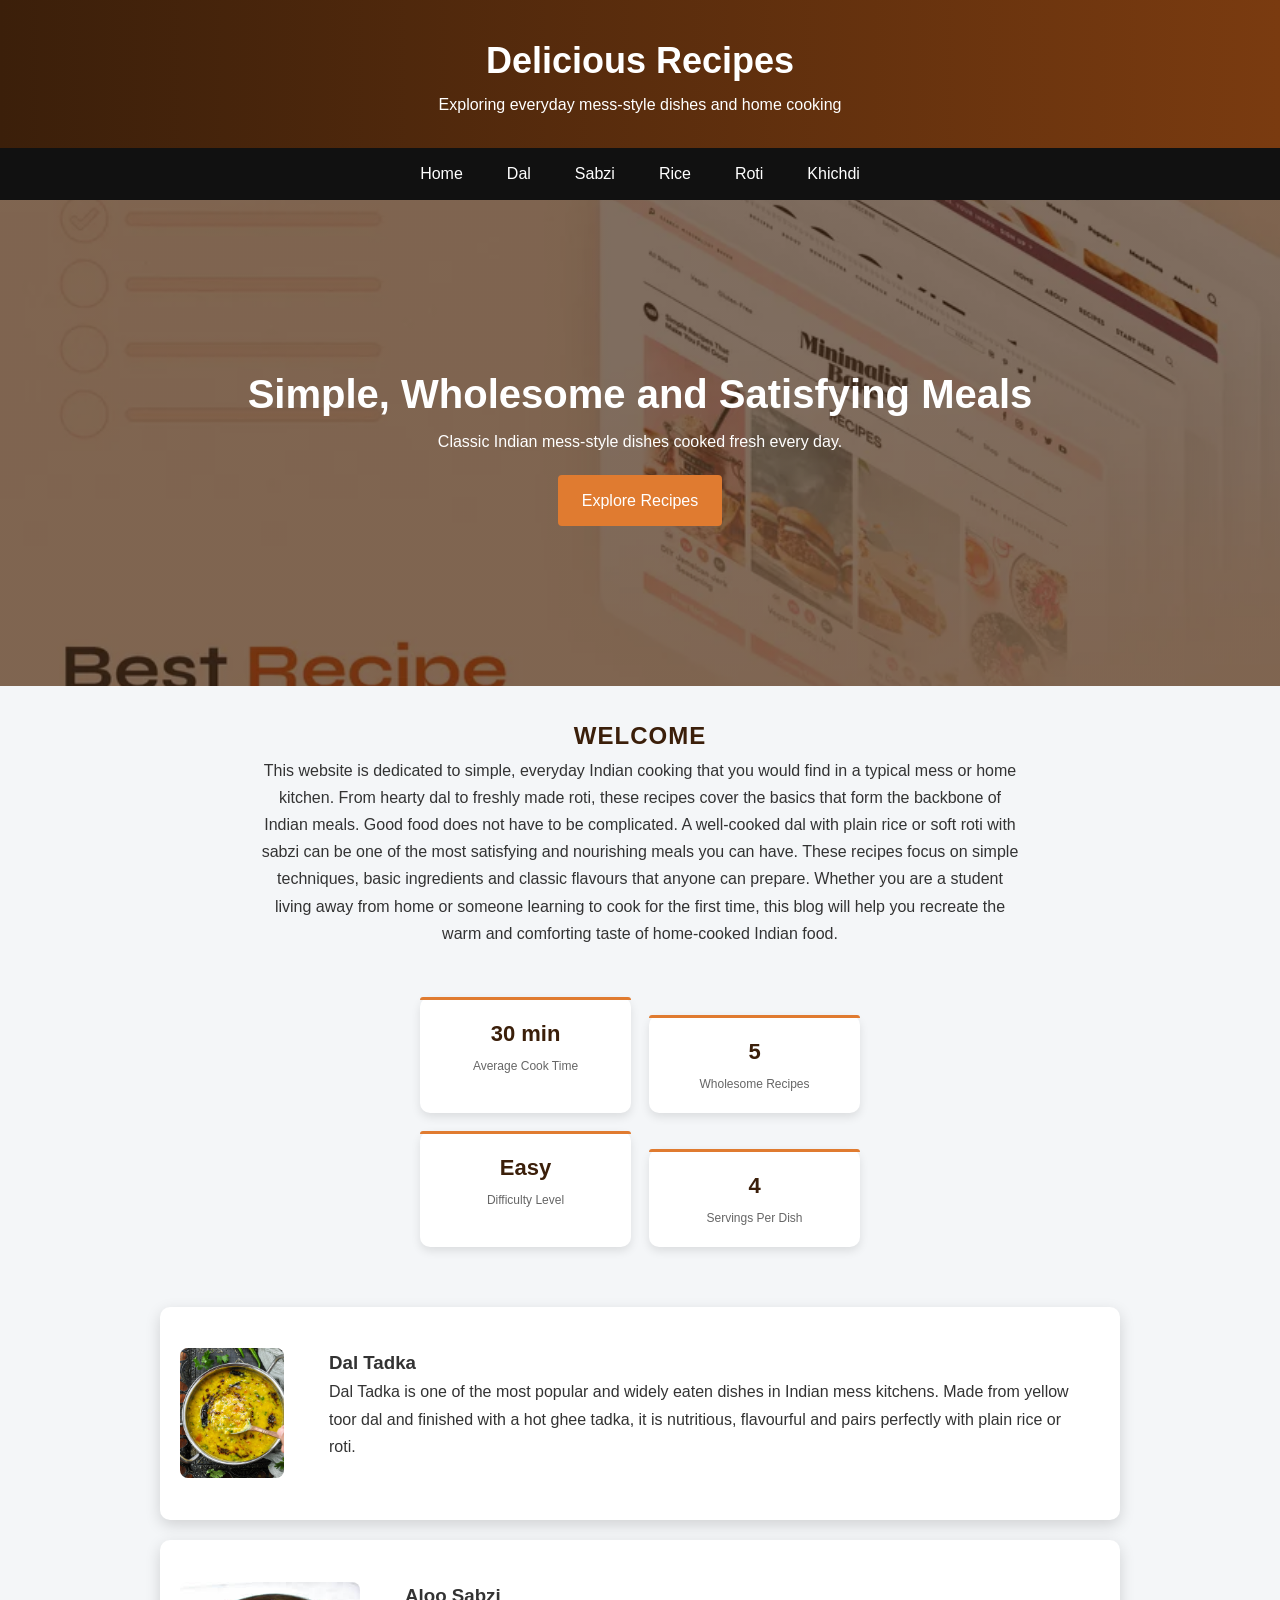
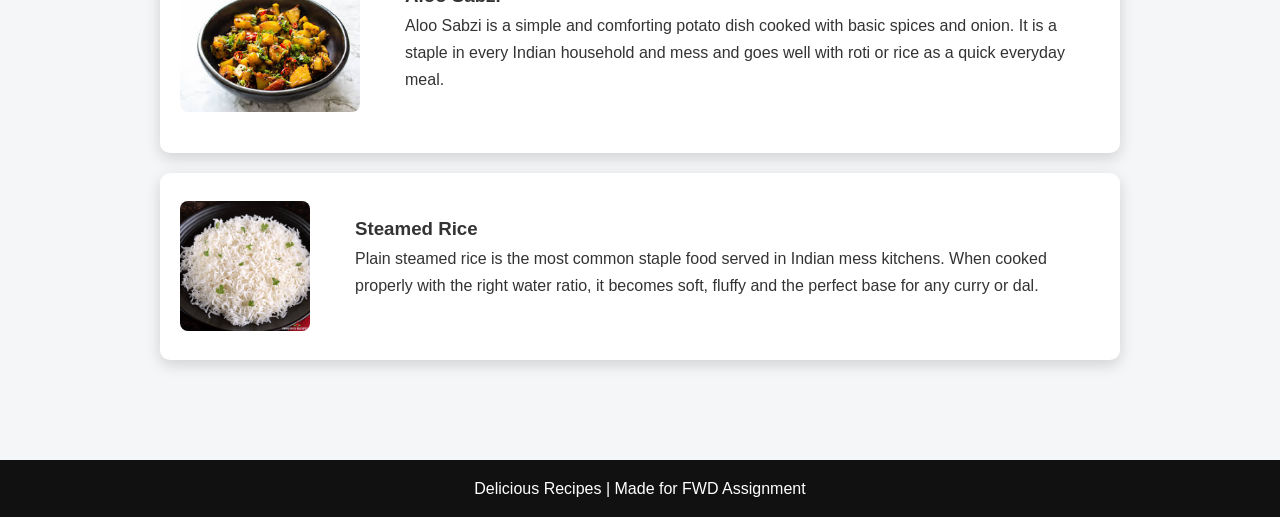
<file: index.html>
<!DOCTYPE html>
<html lang="en">

<head>
<meta charset="UTF-8">
<title>Delicious Recipes</title>
<link rel="stylesheet" href="css/style.css">
</head>

<body>

<header>
<h1>Delicious Recipes</h1>
<p>Exploring everyday mess-style dishes and home cooking</p>
</header>

<nav>
<ul class="navbar">
<li><a href="index.html">Home</a></li>
<li><a href="recipe1.html">Dal</a></li>
<li><a href="recipe2.html">Sabzi</a></li>
<li><a href="recipe3.html">Rice</a></li>
<li><a href="recipe4.html">Roti</a></li>
<li><a href="recipe5.html">Khichdi</a></li>

</ul>
</nav>

<section class="hero">
<h2>Simple, Wholesome and Satisfying Meals</h2>
<p>Classic Indian mess-style dishes cooked fresh every day.</p>
<a href="recipe1.html" class="btn">Explore Recipes</a>
</section>

<section class="intro">
<h2 id="featured-title">Welcome</h2>
<p>
This website is dedicated to simple, everyday Indian cooking that you would
find in a typical mess or home kitchen. From hearty dal to freshly made roti,
these recipes cover the basics that form the backbone of Indian meals.

Good food does not have to be complicated. A well-cooked dal with plain rice
or soft roti with sabzi can be one of the most satisfying and nourishing meals
you can have. These recipes focus on simple techniques, basic ingredients and
classic flavours that anyone can prepare.

Whether you are a student living away from home or someone learning to cook
for the first time, this blog will help you recreate the warm and comforting
taste of home-cooked Indian food.
</p>
</section>

<section class="stats">

<div class="stat">
<h3>30 min</h3>
<p>Average Cook Time</p>
</div>

<div class="stat">
<h3>5</h3>
<p>Wholesome Recipes</p>
</div>

<div class="stat">
<h3>Easy</h3>
<p>Difficulty Level</p>
</div>

<div class="stat">
<h3>4</h3>
<p>Servings Per Dish</p>
</div>

</section>

<section class="recipe-list">

<div class="recipe">
<img src="images/dal.jpg" alt="Dal Tadka">
<div class="recipe-list">
<h3>Dal Tadka</h3>
<p>
Dal Tadka is one of the most popular and widely eaten dishes in Indian mess
kitchens. Made from yellow toor dal and finished with a hot ghee tadka, it is
nutritious, flavourful and pairs perfectly with plain rice or roti.
</p>
</div>
</div>

<div class="recipe">
<img src="images/sabzi.jpg" alt="Aloo Sabzi">
<div class="recipe-list">
<h3>Aloo Sabzi</h3>
<p>
Aloo Sabzi is a simple and comforting potato dish cooked with basic spices
and onion. It is a staple in every Indian household and mess and goes well
with roti or rice as a quick everyday meal.
</p>
</div>
</div>

<div class="recipe">
<img src="images/rice.jpg" alt="Steamed Rice">
<div class="recipe-list">
<h3>Steamed Rice</h3>
<p>
Plain steamed rice is the most common staple food served in Indian mess
kitchens. When cooked properly with the right water ratio, it becomes soft,
fluffy and the perfect base for any curry or dal.
</p>
</div>
</div>

</section>

<footer>
<p>Delicious Recipes | Made for FWD Assignment</p>
</footer>

</body>
</html>
</file>
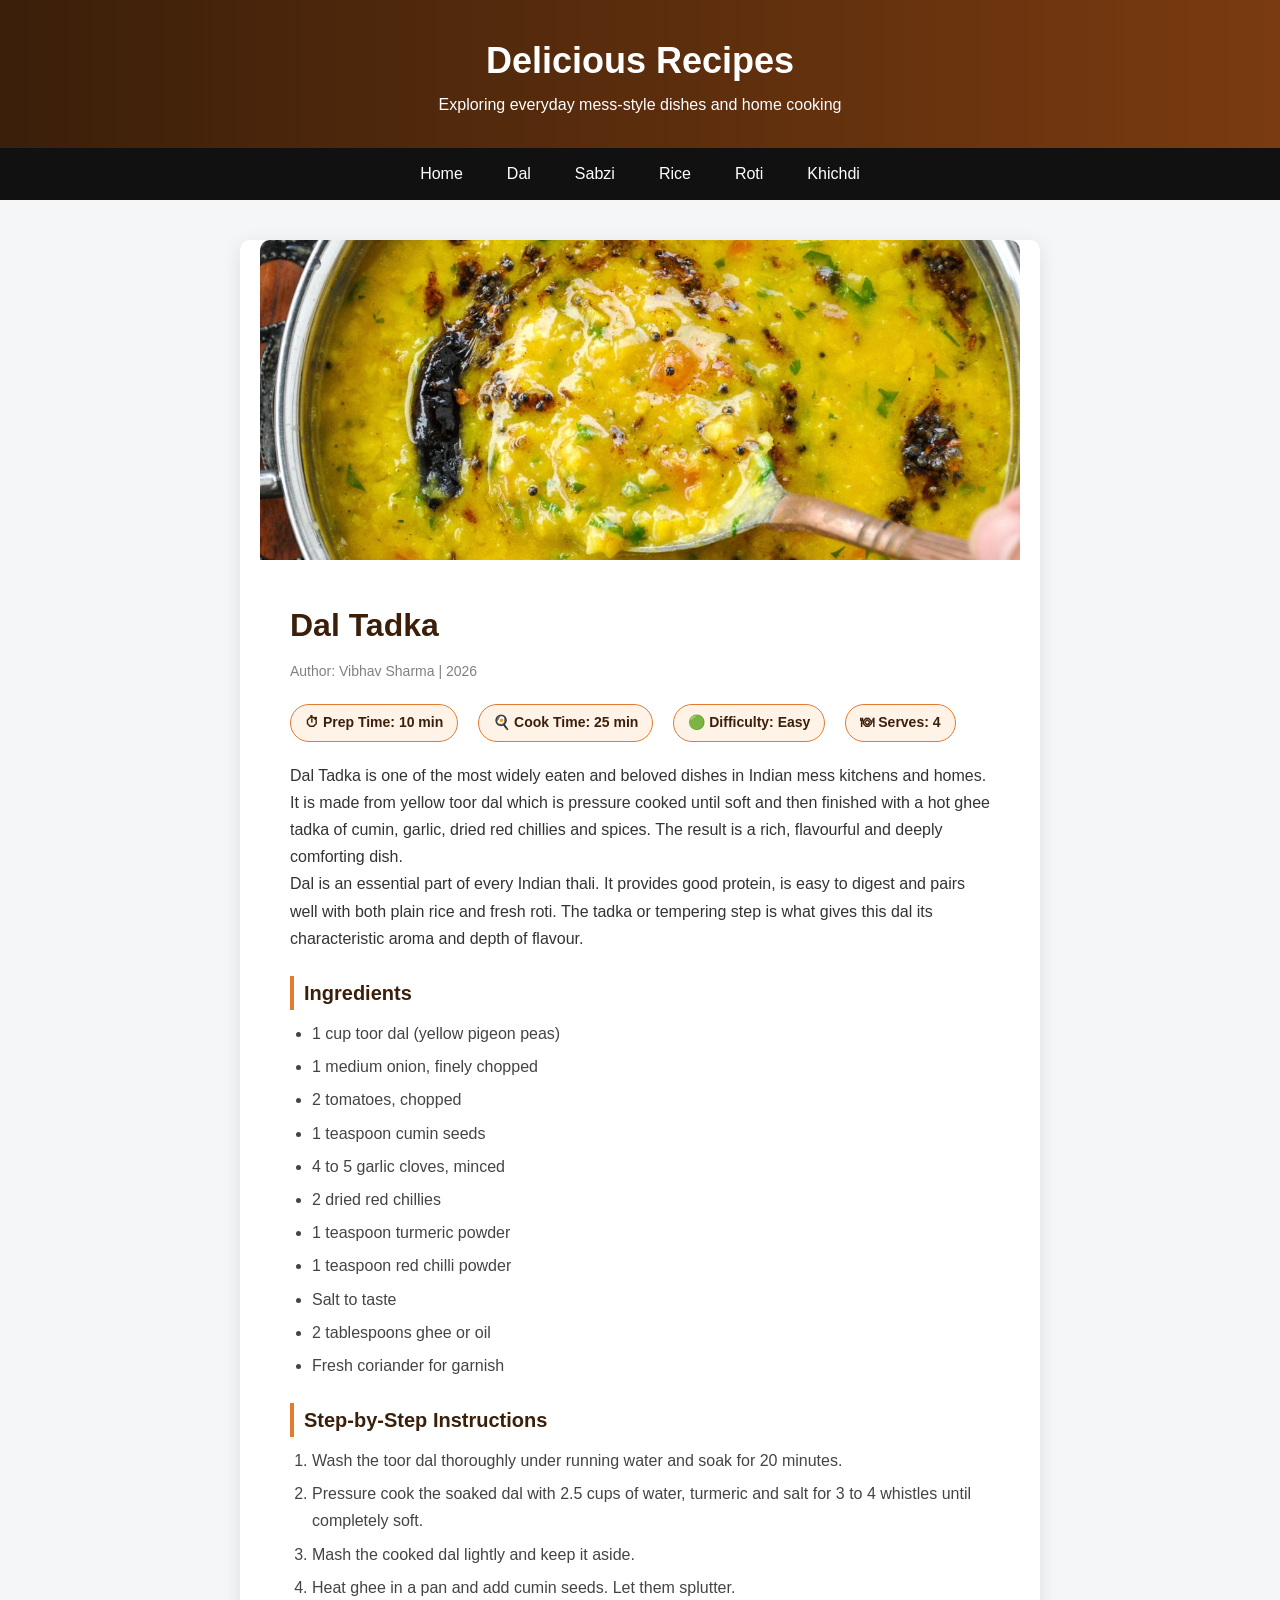
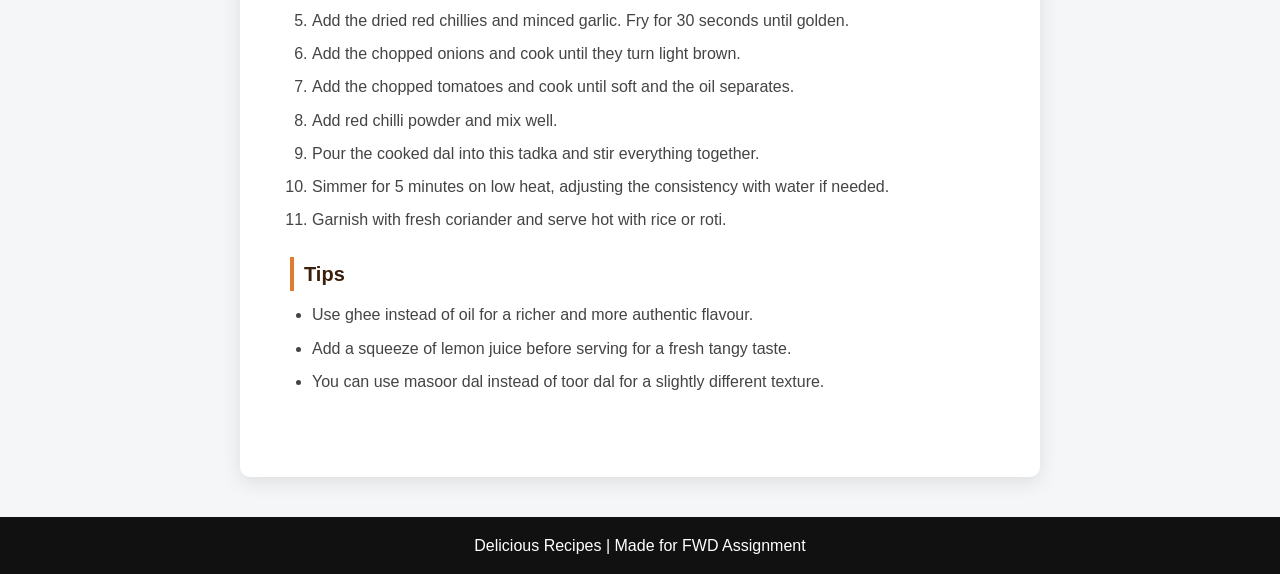
<file: recipe1.html>
<!DOCTYPE html>
<html lang="en">

<head>
<meta charset="UTF-8">
<title>Dal Tadka - Delicious Recipes</title>
<link rel="stylesheet" href="css/style.css">
</head>

<body>

<header>
<h1>Delicious Recipes</h1>
<p>Exploring everyday mess-style dishes and home cooking</p>
</header>

<nav>
<ul class="navbar">
<li><a href="index.html">Home</a></li>
<li><a href="recipe1.html">Dal</a></li>
<li><a href="recipe2.html">Sabzi</a></li>
<li><a href="recipe3.html">Rice</a></li>
<li><a href="recipe4.html">Roti</a></li>
<li><a href="recipe5.html">Khichdi</a></li>

</ul>
</nav>

<div class="recipe-single">

<img src="images/dal.jpg" alt="Dal Tadka">

<div class="recipe-body">

<h2>Dal Tadka</h2>
<p class="meta">Author: Vibhav Sharma | 2026</p>

<div class="recipe-info">
<span>⏱ Prep Time: 10 min</span>
<span>🍳 Cook Time: 25 min</span>
<span>🟢 Difficulty: Easy</span>
<span>🍽 Serves: 4</span>
</div>

<p>
Dal Tadka is one of the most widely eaten and beloved dishes in Indian
mess kitchens and homes. It is made from yellow toor dal which is pressure
cooked until soft and then finished with a hot ghee tadka of cumin, garlic,
dried red chillies and spices. The result is a rich, flavourful and deeply
comforting dish.
</p>

<p>
Dal is an essential part of every Indian thali. It provides good protein,
is easy to digest and pairs well with both plain rice and fresh roti. The
tadka or tempering step is what gives this dal its characteristic aroma
and depth of flavour.
</p>

<h3>Ingredients</h3>
<ul>
<li>1 cup toor dal (yellow pigeon peas)</li>
<li>1 medium onion, finely chopped</li>
<li>2 tomatoes, chopped</li>
<li>1 teaspoon cumin seeds</li>
<li>4 to 5 garlic cloves, minced</li>
<li>2 dried red chillies</li>
<li>1 teaspoon turmeric powder</li>
<li>1 teaspoon red chilli powder</li>
<li>Salt to taste</li>
<li>2 tablespoons ghee or oil</li>
<li>Fresh coriander for garnish</li>
</ul>

<h3>Step-by-Step Instructions</h3>
<ol>
<li>Wash the toor dal thoroughly under running water and soak for 20 minutes.</li>
<li>Pressure cook the soaked dal with 2.5 cups of water, turmeric and salt for 3 to 4 whistles until completely soft.</li>
<li>Mash the cooked dal lightly and keep it aside.</li>
<li>Heat ghee in a pan and add cumin seeds. Let them splutter.</li>
<li>Add the dried red chillies and minced garlic. Fry for 30 seconds until golden.</li>
<li>Add the chopped onions and cook until they turn light brown.</li>
<li>Add the chopped tomatoes and cook until soft and the oil separates.</li>
<li>Add red chilli powder and mix well.</li>
<li>Pour the cooked dal into this tadka and stir everything together.</li>
<li>Simmer for 5 minutes on low heat, adjusting the consistency with water if needed.</li>
<li>Garnish with fresh coriander and serve hot with rice or roti.</li>
</ol>

<h3>Tips</h3>
<ul>
<li>Use ghee instead of oil for a richer and more authentic flavour.</li>
<li>Add a squeeze of lemon juice before serving for a fresh tangy taste.</li>
<li>You can use masoor dal instead of toor dal for a slightly different texture.</li>
</ul>

</div>
</div>

<footer>
<p>Delicious Recipes | Made for FWD Assignment</p>
</footer>

</body>
</html>
</file>
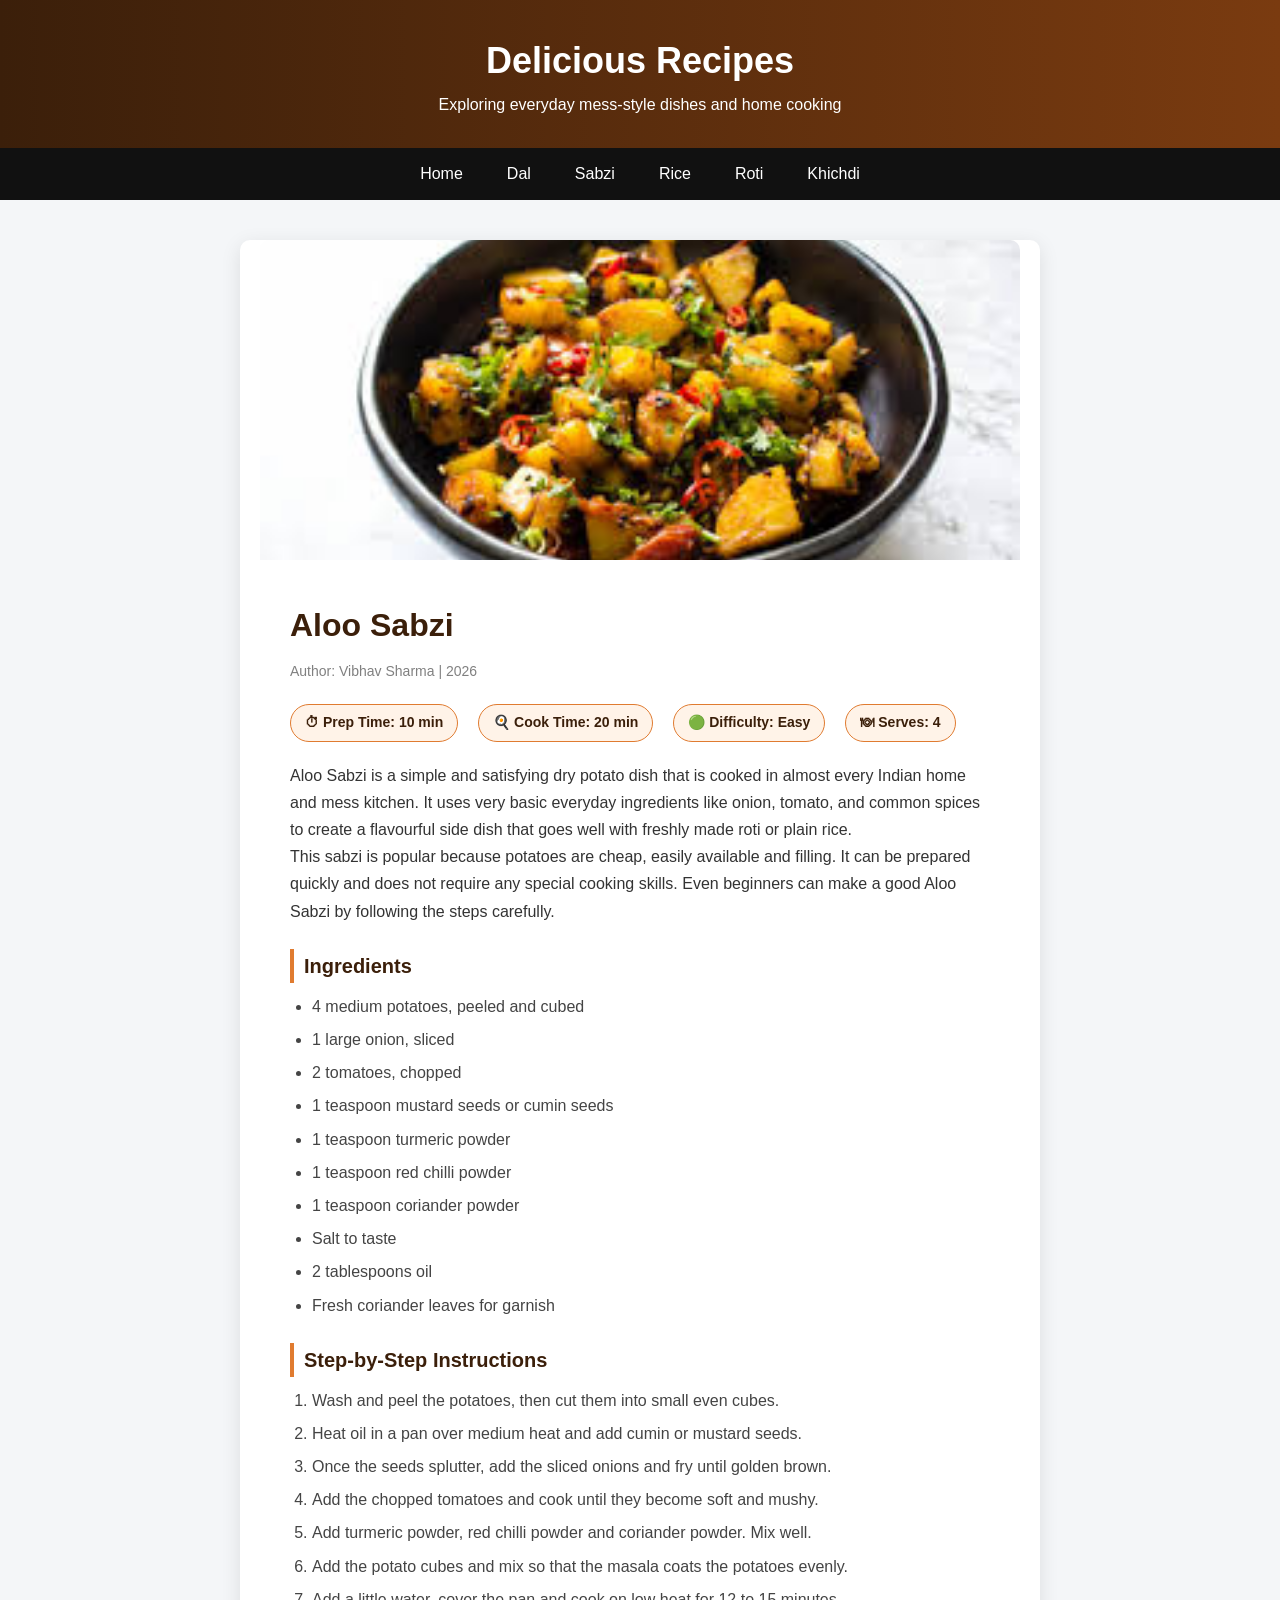
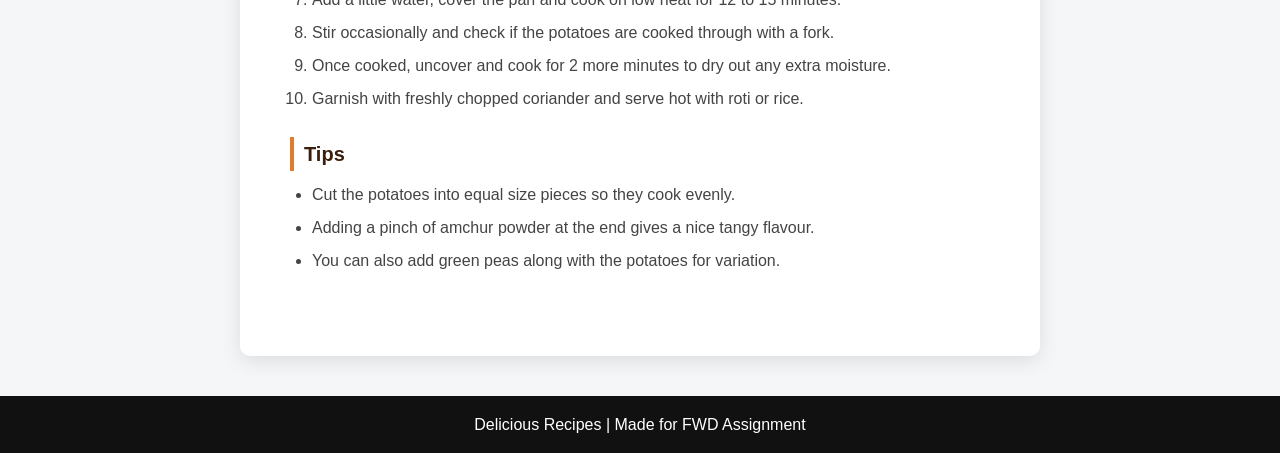
<file: recipe2.html>
<!DOCTYPE html>
<html lang="en">

<head>
<meta charset="UTF-8">
<title>Aloo Sabzi - Delicious Recipes</title>
<link rel="stylesheet" href="css/style.css">
</head>

<body>

<header>
<h1>Delicious Recipes</h1>
<p>Exploring everyday mess-style dishes and home cooking</p>
</header>

<nav>
<ul class="navbar">
<li><a href="index.html">Home</a></li>
<li><a href="recipe1.html">Dal</a></li>
<li><a href="recipe2.html">Sabzi</a></li>
<li><a href="recipe3.html">Rice</a></li>
<li><a href="recipe4.html">Roti</a></li>
<li><a href="recipe5.html">Khichdi</a></li>

</ul>
</nav>

<div class="recipe-single">

<img src="images/sabzi.jpg" alt="Aloo Sabzi">

<div class="recipe-body">

<h2>Aloo Sabzi</h2>
<p class="meta">Author: Vibhav Sharma | 2026</p>

<div class="recipe-info">
<span>⏱ Prep Time: 10 min</span>
<span>🍳 Cook Time: 20 min</span>
<span>🟢 Difficulty: Easy</span>
<span>🍽 Serves: 4</span>
</div>

<p>
Aloo Sabzi is a simple and satisfying dry potato dish that is cooked in
almost every Indian home and mess kitchen. It uses very basic everyday
ingredients like onion, tomato, and common spices to create a flavourful
side dish that goes well with freshly made roti or plain rice.
</p>

<p>
This sabzi is popular because potatoes are cheap, easily available and
filling. It can be prepared quickly and does not require any special
cooking skills. Even beginners can make a good Aloo Sabzi by following
the steps carefully.
</p>

<h3>Ingredients</h3>
<ul>
<li>4 medium potatoes, peeled and cubed</li>
<li>1 large onion, sliced</li>
<li>2 tomatoes, chopped</li>
<li>1 teaspoon mustard seeds or cumin seeds</li>
<li>1 teaspoon turmeric powder</li>
<li>1 teaspoon red chilli powder</li>
<li>1 teaspoon coriander powder</li>
<li>Salt to taste</li>
<li>2 tablespoons oil</li>
<li>Fresh coriander leaves for garnish</li>
</ul>

<h3>Step-by-Step Instructions</h3>
<ol>
<li>Wash and peel the potatoes, then cut them into small even cubes.</li>
<li>Heat oil in a pan over medium heat and add cumin or mustard seeds.</li>
<li>Once the seeds splutter, add the sliced onions and fry until golden brown.</li>
<li>Add the chopped tomatoes and cook until they become soft and mushy.</li>
<li>Add turmeric powder, red chilli powder and coriander powder. Mix well.</li>
<li>Add the potato cubes and mix so that the masala coats the potatoes evenly.</li>
<li>Add a little water, cover the pan and cook on low heat for 12 to 15 minutes.</li>
<li>Stir occasionally and check if the potatoes are cooked through with a fork.</li>
<li>Once cooked, uncover and cook for 2 more minutes to dry out any extra moisture.</li>
<li>Garnish with freshly chopped coriander and serve hot with roti or rice.</li>
</ol>

<h3>Tips</h3>
<ul>
<li>Cut the potatoes into equal size pieces so they cook evenly.</li>
<li>Adding a pinch of amchur powder at the end gives a nice tangy flavour.</li>
<li>You can also add green peas along with the potatoes for variation.</li>
</ul>

</div>
</div>

<footer>
<p>Delicious Recipes | Made for FWD Assignment</p>
</footer>

</body>
</html>
</file>
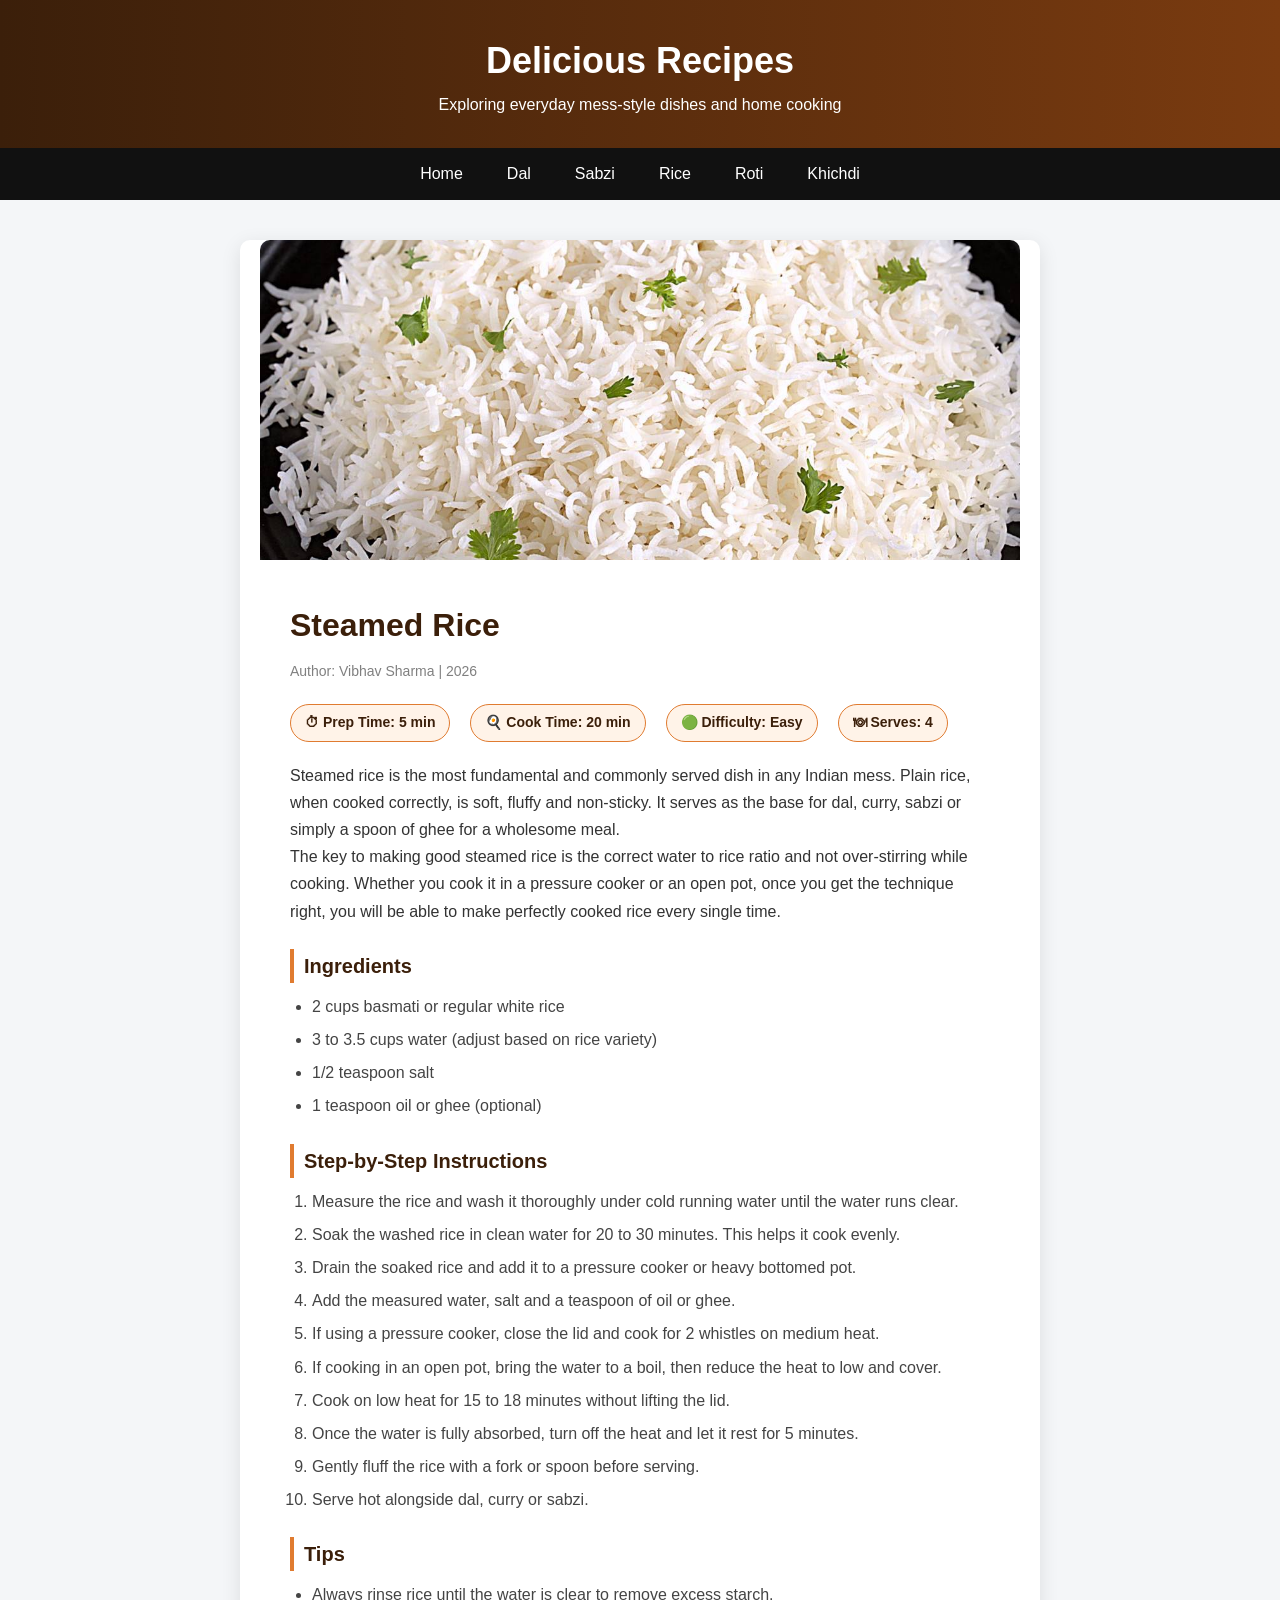
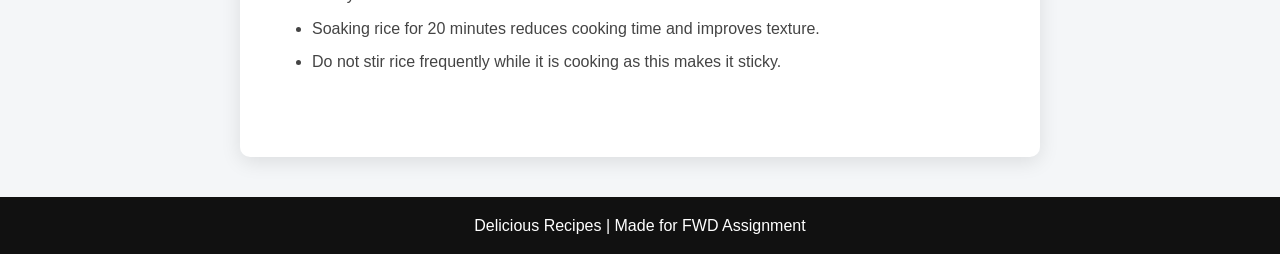
<file: recipe3.html>
<!DOCTYPE html>
<html lang="en">

<head>
<meta charset="UTF-8">
<title>Steamed Rice - Delicious Recipes</title>
<link rel="stylesheet" href="css/style.css">
</head>

<body>

<header>
<h1>Delicious Recipes</h1>
<p>Exploring everyday mess-style dishes and home cooking</p>
</header>

<nav>
<ul class="navbar">
<li><a href="index.html">Home</a></li>
<li><a href="recipe1.html">Dal</a></li>
<li><a href="recipe2.html">Sabzi</a></li>
<li><a href="recipe3.html">Rice</a></li>
<li><a href="recipe4.html">Roti</a></li>
<li><a href="recipe5.html">Khichdi</a></li>

</ul>
</nav>

<div class="recipe-single">

<img src="images/rice.jpg" alt="Steamed Rice">

<div class="recipe-body">

<h2>Steamed Rice</h2>
<p class="meta">Author: Vibhav Sharma | 2026</p>

<div class="recipe-info">
<span>⏱ Prep Time: 5 min</span>
<span>🍳 Cook Time: 20 min</span>
<span>🟢 Difficulty: Easy</span>
<span>🍽 Serves: 4</span>
</div>

<p>
Steamed rice is the most fundamental and commonly served dish in any Indian
mess. Plain rice, when cooked correctly, is soft, fluffy and non-sticky.
It serves as the base for dal, curry, sabzi or simply a spoon of ghee
for a wholesome meal.
</p>

<p>
The key to making good steamed rice is the correct water to rice ratio and
not over-stirring while cooking. Whether you cook it in a pressure cooker
or an open pot, once you get the technique right, you will be able to make
perfectly cooked rice every single time.
</p>

<h3>Ingredients</h3>
<ul>
<li>2 cups basmati or regular white rice</li>
<li>3 to 3.5 cups water (adjust based on rice variety)</li>
<li>1/2 teaspoon salt</li>
<li>1 teaspoon oil or ghee (optional)</li>
</ul>

<h3>Step-by-Step Instructions</h3>
<ol>
<li>Measure the rice and wash it thoroughly under cold running water until the water runs clear.</li>
<li>Soak the washed rice in clean water for 20 to 30 minutes. This helps it cook evenly.</li>
<li>Drain the soaked rice and add it to a pressure cooker or heavy bottomed pot.</li>
<li>Add the measured water, salt and a teaspoon of oil or ghee.</li>
<li>If using a pressure cooker, close the lid and cook for 2 whistles on medium heat.</li>
<li>If cooking in an open pot, bring the water to a boil, then reduce the heat to low and cover.</li>
<li>Cook on low heat for 15 to 18 minutes without lifting the lid.</li>
<li>Once the water is fully absorbed, turn off the heat and let it rest for 5 minutes.</li>
<li>Gently fluff the rice with a fork or spoon before serving.</li>
<li>Serve hot alongside dal, curry or sabzi.</li>
</ol>

<h3>Tips</h3>
<ul>
<li>Always rinse rice until the water is clear to remove excess starch.</li>
<li>Soaking rice for 20 minutes reduces cooking time and improves texture.</li>
<li>Do not stir rice frequently while it is cooking as this makes it sticky.</li>
</ul>

</div>
</div>

<footer>
<p>Delicious Recipes | Made for FWD Assignment</p>
</footer>

</body>
</html>
</file>
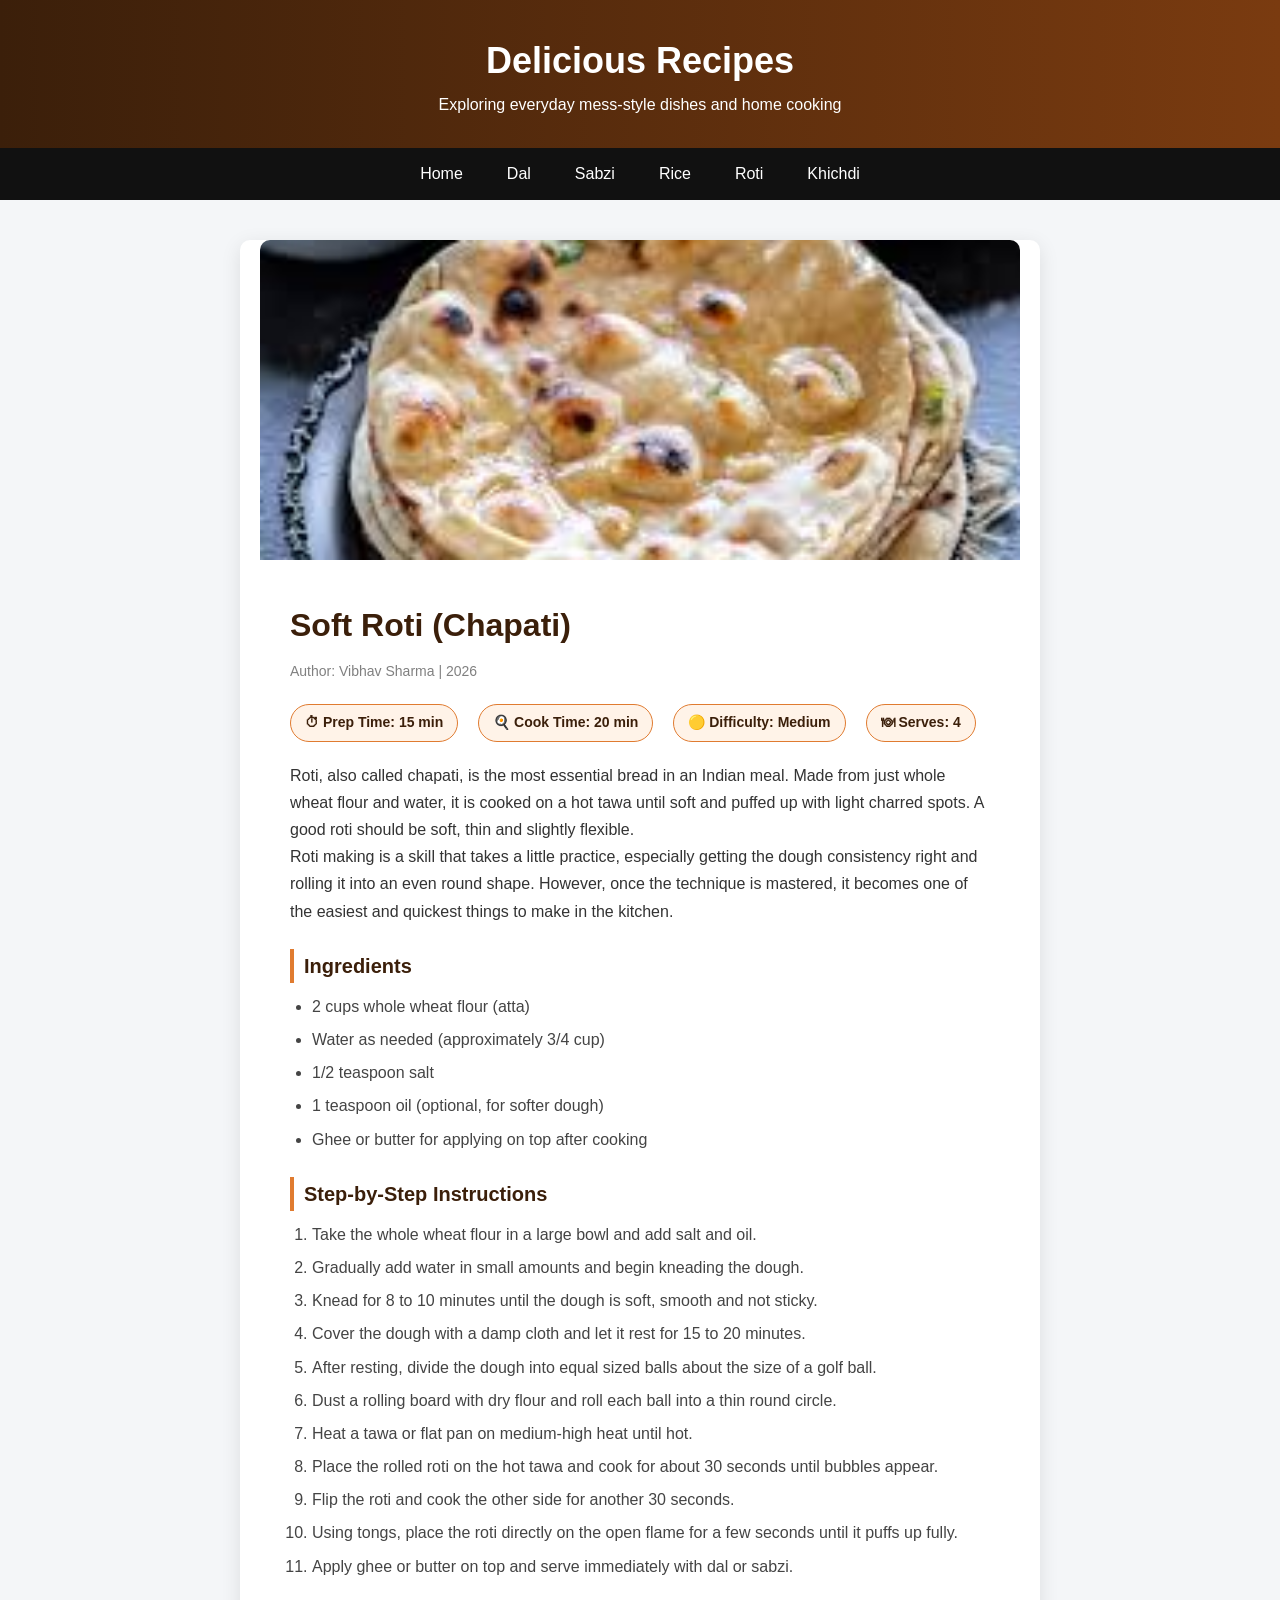
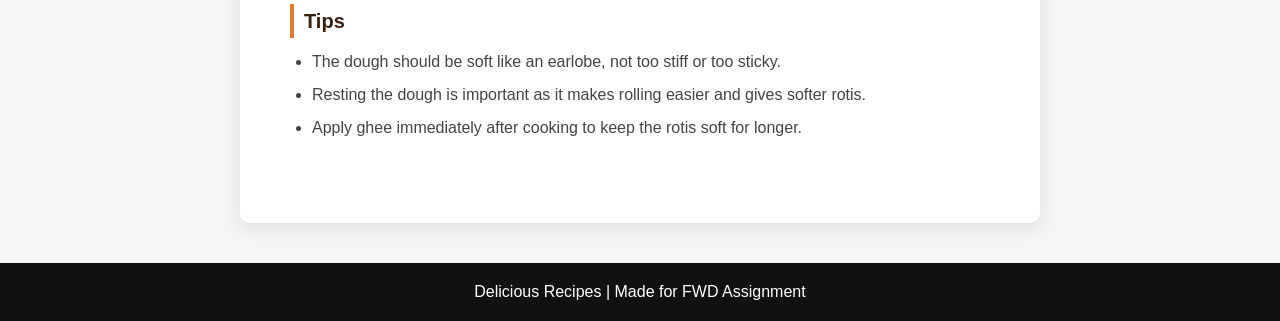
<file: recipe4.html>
<!DOCTYPE html>
<html lang="en">

<head>
<meta charset="UTF-8">
<title>Roti - Delicious Recipes</title>
<link rel="stylesheet" href="css/style.css">
</head>

<body>

<header>
<h1>Delicious Recipes</h1>
<p>Exploring everyday mess-style dishes and home cooking</p>
</header>

<nav>
<ul class="navbar">
<li><a href="index.html">Home</a></li>
<li><a href="recipe1.html">Dal</a></li>
<li><a href="recipe2.html">Sabzi</a></li>
<li><a href="recipe3.html">Rice</a></li>
<li><a href="recipe4.html">Roti</a></li>
<li><a href="recipe5.html">Khichdi</a></li>

</ul>
</nav>

<div class="recipe-single">

<img src="images/roti.jpg" alt="Roti">

<div class="recipe-body">

<h2>Soft Roti (Chapati)</h2>
<p class="meta">Author: Vibhav Sharma | 2026</p>

<div class="recipe-info">
<span>⏱ Prep Time: 15 min</span>
<span>🍳 Cook Time: 20 min</span>
<span>🟡 Difficulty: Medium</span>
<span>🍽 Serves: 4</span>
</div>

<p>
Roti, also called chapati, is the most essential bread in an Indian meal.
Made from just whole wheat flour and water, it is cooked on a hot tawa
until soft and puffed up with light charred spots. A good roti should be
soft, thin and slightly flexible.
</p>

<p>
Roti making is a skill that takes a little practice, especially getting
the dough consistency right and rolling it into an even round shape.
However, once the technique is mastered, it becomes one of the easiest
and quickest things to make in the kitchen.
</p>

<h3>Ingredients</h3>
<ul>
<li>2 cups whole wheat flour (atta)</li>
<li>Water as needed (approximately 3/4 cup)</li>
<li>1/2 teaspoon salt</li>
<li>1 teaspoon oil (optional, for softer dough)</li>
<li>Ghee or butter for applying on top after cooking</li>
</ul>

<h3>Step-by-Step Instructions</h3>
<ol>
<li>Take the whole wheat flour in a large bowl and add salt and oil.</li>
<li>Gradually add water in small amounts and begin kneading the dough.</li>
<li>Knead for 8 to 10 minutes until the dough is soft, smooth and not sticky.</li>
<li>Cover the dough with a damp cloth and let it rest for 15 to 20 minutes.</li>
<li>After resting, divide the dough into equal sized balls about the size of a golf ball.</li>
<li>Dust a rolling board with dry flour and roll each ball into a thin round circle.</li>
<li>Heat a tawa or flat pan on medium-high heat until hot.</li>
<li>Place the rolled roti on the hot tawa and cook for about 30 seconds until bubbles appear.</li>
<li>Flip the roti and cook the other side for another 30 seconds.</li>
<li>Using tongs, place the roti directly on the open flame for a few seconds until it puffs up fully.</li>
<li>Apply ghee or butter on top and serve immediately with dal or sabzi.</li>
</ol>

<h3>Tips</h3>
<ul>
<li>The dough should be soft like an earlobe, not too stiff or too sticky.</li>
<li>Resting the dough is important as it makes rolling easier and gives softer rotis.</li>
<li>Apply ghee immediately after cooking to keep the rotis soft for longer.</li>
</ul>

</div>
</div>

<footer>
<p>Delicious Recipes | Made for FWD Assignment</p>
</footer>

</body>
</html>
</file>
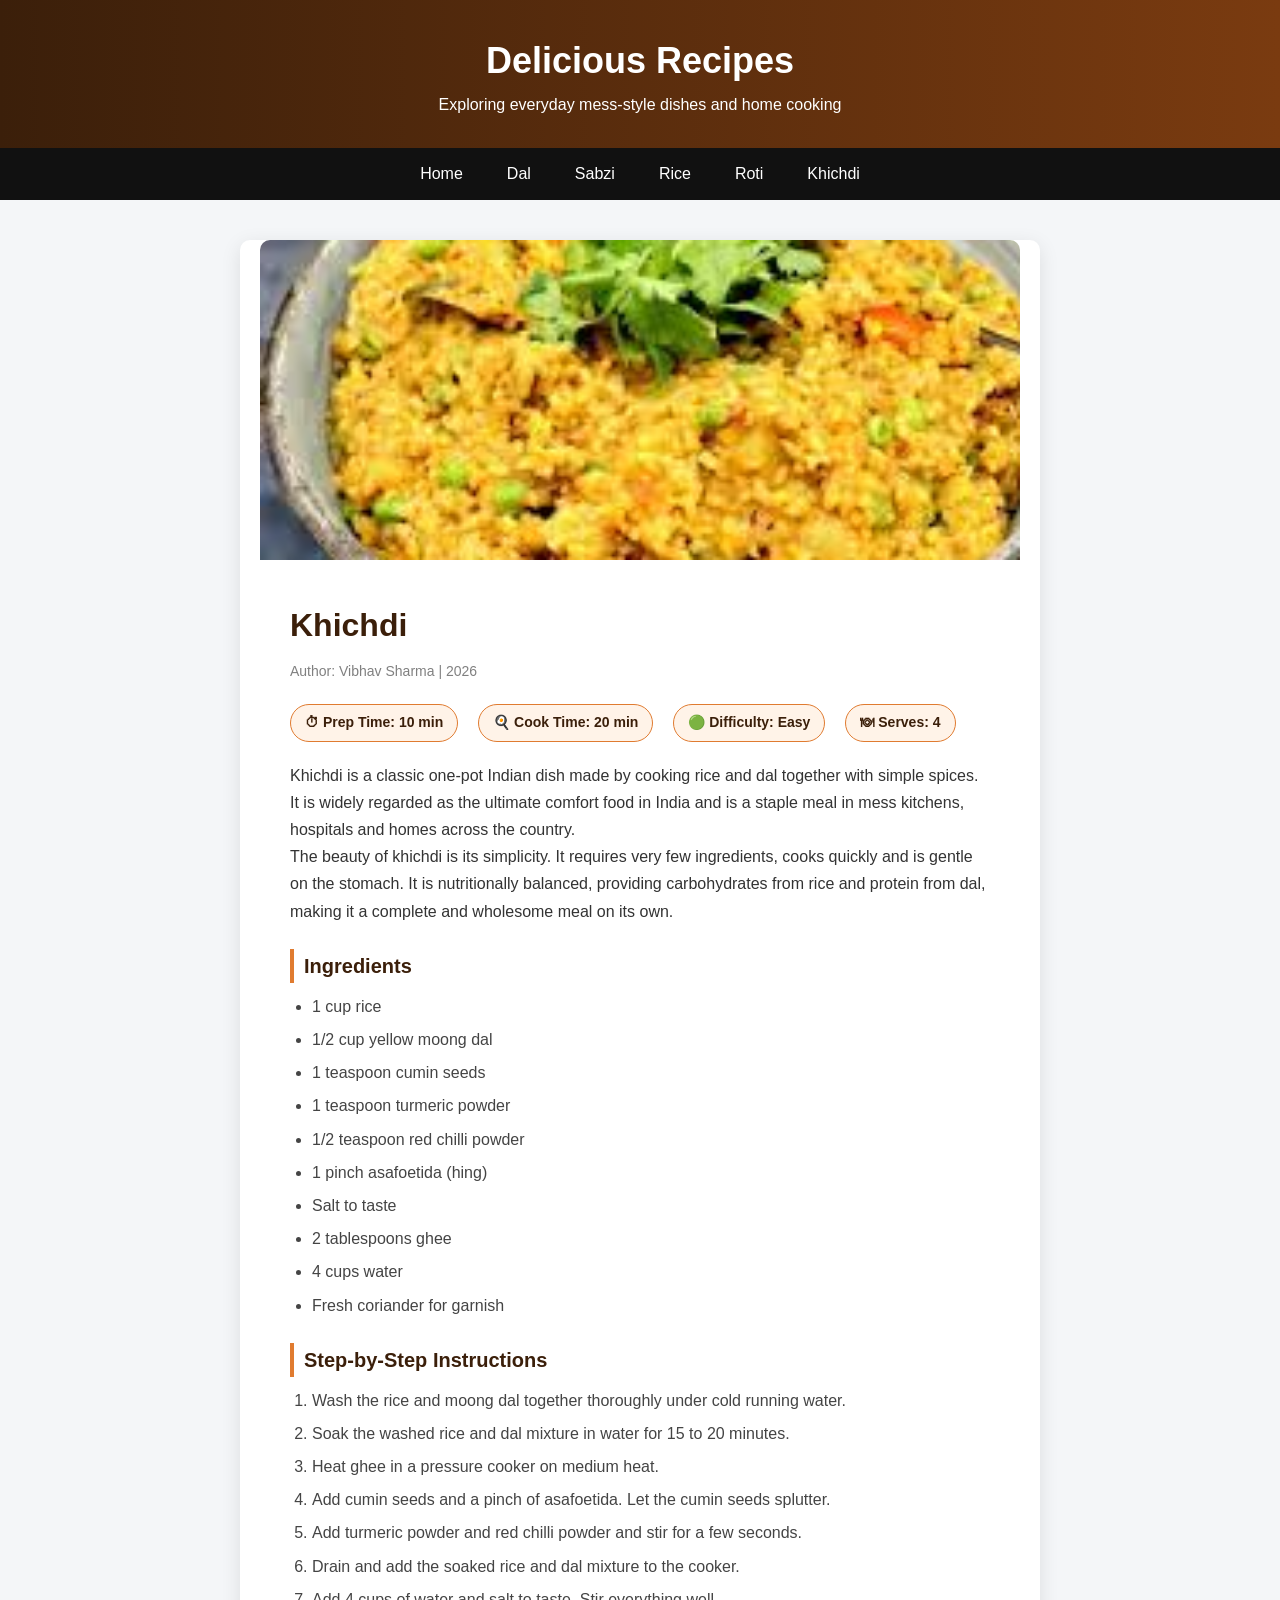
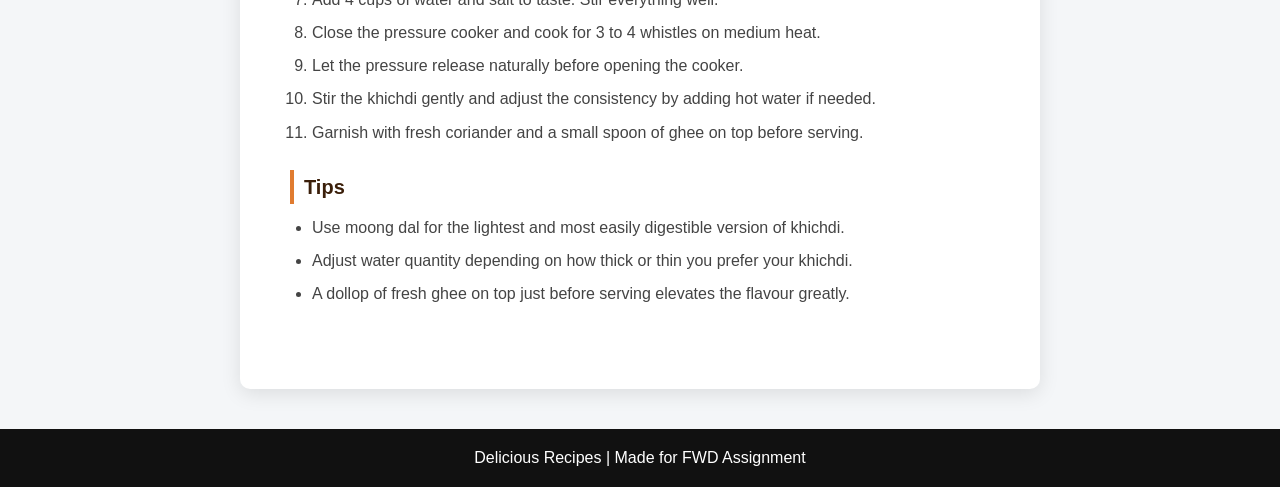
<file: recipe5.html>
<!DOCTYPE html>
<html lang="en">

<head>
<meta charset="UTF-8">
<title>Khichdi - Delicious Recipes</title>
<link rel="stylesheet" href="css/style.css">
</head>

<body>

<header>
<h1>Delicious Recipes</h1>
<p>Exploring everyday mess-style dishes and home cooking</p>
</header>

<nav>
<ul class="navbar">
<li><a href="index.html">Home</a></li>
<li><a href="recipe1.html">Dal</a></li>
<li><a href="recipe2.html">Sabzi</a></li>
<li><a href="recipe3.html">Rice</a></li>
<li><a href="recipe4.html">Roti</a></li>
<li><a href="recipe5.html">Khichdi</a></li>

</ul>
</nav>

<div class="recipe-single">

<img src="images/khichdi.jpg" alt="Khichdi">

<div class="recipe-body">

<h2>Khichdi</h2>
<p class="meta">Author: Vibhav Sharma | 2026</p>

<div class="recipe-info">
<span>⏱ Prep Time: 10 min</span>
<span>🍳 Cook Time: 20 min</span>
<span>🟢 Difficulty: Easy</span>
<span>🍽 Serves: 4</span>
</div>

<p>
Khichdi is a classic one-pot Indian dish made by cooking rice and dal
together with simple spices. It is widely regarded as the ultimate comfort
food in India and is a staple meal in mess kitchens, hospitals and homes
across the country.
</p>

<p>
The beauty of khichdi is its simplicity. It requires very few ingredients,
cooks quickly and is gentle on the stomach. It is nutritionally balanced,
providing carbohydrates from rice and protein from dal, making it a
complete and wholesome meal on its own.
</p>

<h3>Ingredients</h3>
<ul>
<li>1 cup rice</li>
<li>1/2 cup yellow moong dal</li>
<li>1 teaspoon cumin seeds</li>
<li>1 teaspoon turmeric powder</li>
<li>1/2 teaspoon red chilli powder</li>
<li>1 pinch asafoetida (hing)</li>
<li>Salt to taste</li>
<li>2 tablespoons ghee</li>
<li>4 cups water</li>
<li>Fresh coriander for garnish</li>
</ul>

<h3>Step-by-Step Instructions</h3>
<ol>
<li>Wash the rice and moong dal together thoroughly under cold running water.</li>
<li>Soak the washed rice and dal mixture in water for 15 to 20 minutes.</li>
<li>Heat ghee in a pressure cooker on medium heat.</li>
<li>Add cumin seeds and a pinch of asafoetida. Let the cumin seeds splutter.</li>
<li>Add turmeric powder and red chilli powder and stir for a few seconds.</li>
<li>Drain and add the soaked rice and dal mixture to the cooker.</li>
<li>Add 4 cups of water and salt to taste. Stir everything well.</li>
<li>Close the pressure cooker and cook for 3 to 4 whistles on medium heat.</li>
<li>Let the pressure release naturally before opening the cooker.</li>
<li>Stir the khichdi gently and adjust the consistency by adding hot water if needed.</li>
<li>Garnish with fresh coriander and a small spoon of ghee on top before serving.</li>
</ol>

<h3>Tips</h3>
<ul>
<li>Use moong dal for the lightest and most easily digestible version of khichdi.</li>
<li>Adjust water quantity depending on how thick or thin you prefer your khichdi.</li>
<li>A dollop of fresh ghee on top just before serving elevates the flavour greatly.</li>
</ul>

</div>
</div>

<footer>
<p>Delicious Recipes | Made for FWD Assignment</p>
</footer>

</body>
</html>
</file>
<file: css/style.css>
/* Reset default spacing */
* {
margin: 0;
padding: 0;
box-sizing: border-box;
}

/* Basic page styling */
body {
font-family: 'Segoe UI', Tahoma, Geneva, Verdana, sans-serif;
background: #f4f6f8;
color: #333;
line-height: 1.7;
}

/* Header section */
header {
background: linear-gradient(90deg, #3b1f0a, #7a3b10);
color: white;
text-align: center;
padding: 30px;
}

header h1 {
font-size: 36px;
}

/* Navigation bar */
.navbar {
display: flex;
justify-content: center;
background: #111;
list-style: none;
padding: 12px;
flex-wrap: wrap;
}

.navbar li {
margin: 0 10px;
}

.navbar a {
color: white;
text-decoration: none;
padding: 8px 12px;
}

/* Hover effect for links */
.navbar a:hover {
background: #e07b30;
border-radius: 5px;
}

.navbar a:active {
background: #b85e1e;
}

/* Hero section with background image */
.hero {
background:
linear-gradient(rgba(59,31,10,0.65), rgba(59,31,10,0.65)),
url("../images/hero-food.jpg");
background-size: cover;
background-position: center;
text-align: center;
color: white;
padding: 160px 20px;
}

.hero h2 {
font-size: 40px;
}

/* Button styling */
.btn {
display: inline-block;
margin-top: 20px;
padding: 12px 24px;
background: #e07b30;
color: white;
text-decoration: none;
border-radius: 4px;
}

.btn:hover {
background: #b85e1e;
}

/* Intro text section */
.intro {
padding: 30px 20px 10px;
text-align: center;
max-width: 800px;
margin: auto;
}

#featured-title {
color: #3b1f0a;
text-transform: uppercase;
letter-spacing: 1px;
}

/* Stats grid section */
.stats {
display: grid;
grid-template-columns: repeat(2, 1fr);
gap: 18px;
padding: 20px 20px;
max-width: 480px;
margin: 20px auto;
}

.stat {
background: white;
padding: 18px;
text-align: center;
border-radius: 10px;
box-shadow: 0 4px 10px rgba(0,0,0,0.1);
position: relative;
transition: transform 0.2s ease, box-shadow 0.2s ease;
}

/* Small orange line on top */
.stat::before {
content: "";
position: absolute;
top: 0;
left: 0;
width: 100%;
height: 3px;
background: #e07b30;
border-top-left-radius: 10px;
border-top-right-radius: 10px;
}

.stat:nth-child(2),
.stat:nth-child(4) {
margin-top: 18px;
}

.stat h3 {
font-size: 22px;
color: #3b1f0a;
margin-bottom: 4px;
}

.stat p {
font-size: 12px;
color: #666;
}

/* Hover animation */
.stat:hover {
transform: translateY(-4px);
box-shadow: 0 8px 18px rgba(0,0,0,0.18);
}

/* Featured dishes section */
.recipe-list {
max-width: 1000px;
margin: auto;
padding: 20px 20px 40px;
}

.recipe {
display: flex;
align-items: center;
gap: 25px;
background: white;
padding: 20px;
margin-bottom: 20px;
border-radius: 10px;
box-shadow: 0 5px 15px rgba(0,0,0,0.15);
}

.recipe img {
width: 180px;
border-radius: 8px;
object-fit: cover;
height: 130px;
}

.recipe-text h3 {
margin-bottom: 8px;
color: #3b1f0a;
}

.recipe-text p {
color: #555;
}

/* Recipe page layout */
.blog-grid {
display: grid;
grid-template-columns: repeat(2, 1fr);
gap: 30px;
padding: 50px;
max-width: 1200px;
margin: auto;
}

.post {
background: white;
padding: 25px;
border-radius: 10px;
box-shadow: 0 5px 20px rgba(0,0,0,0.1);
transition: transform 0.3s ease, box-shadow 0.3s ease;
}

.post img {
width: 100%;
border-radius: 8px;
margin-bottom: 15px;
object-fit: cover;
height: 200px;
}

.meta {
color: gray;
font-size: 14px;
margin-bottom: 10px;
}

.post ul {
margin-left: 20px;
margin-bottom: 12px;
}

.post ol {
margin-left: 20px;
margin-bottom: 12px;
}

.post h3 {
margin-top: 15px;
margin-bottom: 8px;
color: #3b1f0a;
}

.post:hover {
transform: translateY(-8px);
box-shadow: 0 10px 25px rgba(0,0,0,0.2);
}

/* Single recipe page */
.recipe-single {
max-width: 800px;
margin: 40px auto;
padding: 0 20px 40px;
background: white;
border-radius: 10px;
box-shadow: 0 5px 20px rgba(0,0,0,0.1);
}

.recipe-single img {
width: 100%;
border-radius: 10px 10px 0 0;
object-fit: cover;
height: 320px;
}

.recipe-single .recipe-body {
padding: 30px;
}

.recipe-single h2 {
color: #3b1f0a;
font-size: 32px;
margin-bottom: 8px;
}

.recipe-single .meta {
color: gray;
font-size: 14px;
margin-bottom: 20px;
}

.recipe-info {
display: flex;
gap: 20px;
margin-bottom: 20px;
flex-wrap: wrap;
}

.recipe-info span {
background: #fff3e8;
border: 1px solid #e07b30;
color: #3b1f0a;
padding: 6px 14px;
border-radius: 20px;
font-size: 14px;
font-weight: 600;
}

.recipe-single h3 {
margin-top: 24px;
margin-bottom: 10px;
color: #3b1f0a;
font-size: 20px;
border-left: 4px solid #e07b30;
padding-left: 10px;
}

.recipe-single ul,
.recipe-single ol {
margin-left: 22px;
margin-bottom: 12px;
color: #444;
}

.recipe-single li {
margin-bottom: 6px;
}

/* Contact form */
.contact {
padding: 40px;
max-width: 500px;
margin: auto;
}

.contact label {
display: block;
margin-top: 14px;
font-weight: 600;
color: #3b1f0a;
}

input, textarea {
width: 100%;
padding: 10px;
margin: 8px 0;
border: 1px solid #ccc;
border-radius: 4px;
}

input:focus, textarea:focus {
border-color: #e07b30;
outline: none;
}

button {
margin-top: 10px;
padding: 10px 20px;
background: #3b1f0a;
color: white;
border: none;
border-radius: 4px;
cursor: pointer;
}

button:hover {
background: #e07b30;
}

/* Footer */
footer {
background: #111;
color: white;
text-align: center;
padding: 15px;
margin-top: 40px;
}

/* Page banner for inner pages */
.page-banner {
background:
linear-gradient(rgba(0,0,0,0.55), rgba(0,0,0,0.55)),
url("../images/hero-food.jpg");
background-size: cover;
background-position: center;
height: 300px;
display: flex;
align-items: center;
justify-content: center;
color: white;
text-align: center;
}

.page-banner h1 {
font-size: 42px;
letter-spacing: 1px;
}

/* Responsive design for smaller screens */
@media (max-width: 900px) {

.blog-grid {
grid-template-columns: 1fr;
padding: 20px;
}

.stats {
grid-template-columns: 1fr;
}

.recipe {
flex-direction: column;
text-align: center;
}

.navbar {
gap: 4px;
}

.recipe-info {
flex-direction: column;
gap: 10px;
}

}
</file>
